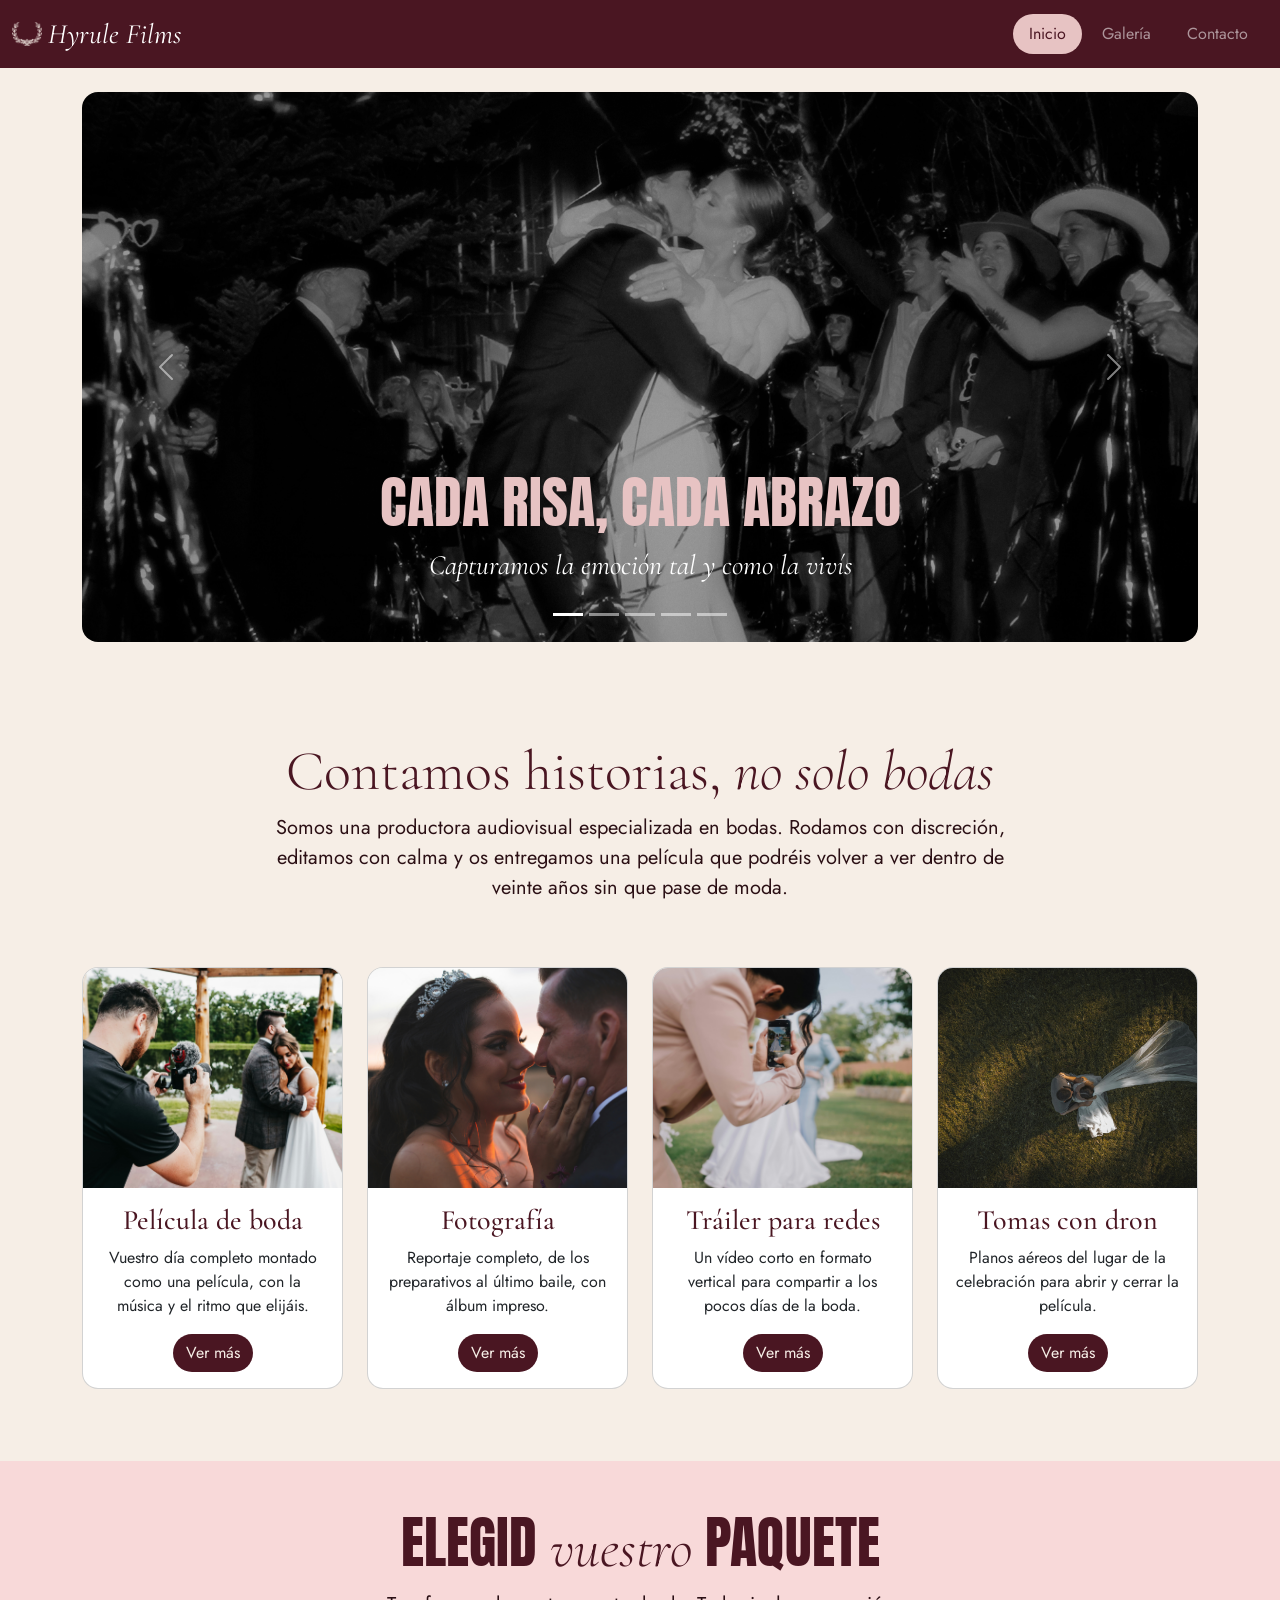
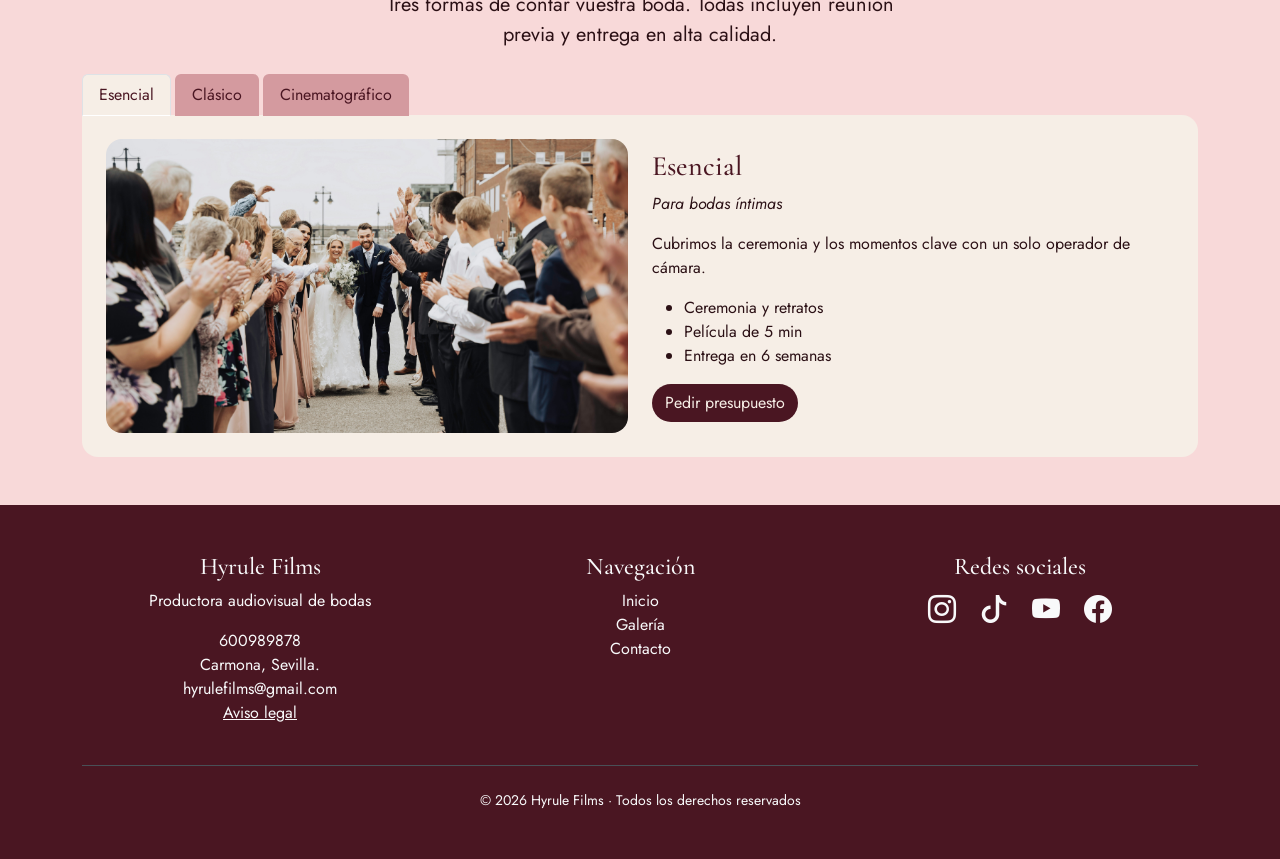
<file: index.html>
<!DOCTYPE html>
<html lang="es">
<head>
    <meta charset="UTF-8">
    <meta name="viewport" content="width=device-width, initial-scale=1.0">
    <title>Hyrule Films | Inicio </title>

    <!-- Google fonts-->
    <link rel="preconnect" href="https://fonts.googleapis.com">
    <link rel="preconnect" href="https://fonts.gstatic.com" crossorigin>
    <link href="https://fonts.googleapis.com/css2?family=Anton&family=Cormorant+Garamond:ital,wght@0,300;0,400;0,500;1,300;1,400;1,500&family=Jost:wght@400;500&display=swap" rel="stylesheet">

    <!-- Bootstrap -->
        <link href="https://cdn.jsdelivr.net/npm/bootstrap@5.3.8/dist/css/bootstrap.min.css" rel="stylesheet" integrity="sha384-sRIl4kxILFvY47J16cr9ZwB07vP4J8+LH7qKQnuqkuIAvNWLzeN8tE5YBujZqJLB" crossorigin="anonymous">

        <link rel="stylesheet" href="https://cdn.jsdelivr.net/npm/bootstrap-icons@1.13.1/font/bootstrap-icons.min.css">

    <!-- CSS (siempre DESPUÉS de Bootstrap) -->
    <link href="css/estilos.css" rel="stylesheet">

</head>
<body>
    <header class="sticky-top">
        <nav class="navbar navbar-expand-lg bg-granate" data-bs-theme="dark">            
            <div class="container-fluid">
                <a class="navbar-brand" href="index.html">
                    <img src="img/Logo_Crema.png" alt="Logo hyrule films" width="30" height="24" class="d-inline-block align-text-top">
                    <span class="marca fst-italic fs-3">Hyrule Films</span>
                </a>
                <button class="navbar-toggler" type="button" data-bs-toggle="collapse" data-bs-target="#navbarSupportedContent" aria-controls="navbarSupportedContent" aria-expanded="false" aria-label="Toggle navigation">
                <span class="navbar-toggler-icon"></span>
                </button>
                <div class="collapse navbar-collapse" id="navbarSupportedContent">
                    <ul class="navbar-nav ms-auto mb-2 mb-lg-0">
                        <li class="nav-item">
                            <a class="nav-link me-1 rounded-pill px-3 active" aria-current="page" href="index.html">Inicio</a>
                        </li>
                        <li class="nav-item">
                            <a class="nav-link me-1 rounded-pill px-3" href="view/galeria.html">Galería</a>
                        </li>
                        <li class="nav-item">
                            <a class="nav-link me-1 rounded-pill px-3" href="view/contacto.html">Contacto</a>
                        </li>
                    </ul>
                </div>
            </div>        
        </nav>
    </header>

    
    <main>
        <!--CARRUSEL-->
    <div class="container mt-4 mb-5 d-none d-lg-block" >
        <div id="carouselExampleCaptions" data-bs-ride="carousel" class="carousel slide carousel-fade rounded-4 overflow-hidden">
        
            <div class="carousel-indicators">
                <button type="button" data-bs-target="#carouselExampleCaptions" data-bs-slide-to="0" class="active" aria-current="true" aria-label="Slide 1"></button>
                <button type="button" data-bs-target="#carouselExampleCaptions" data-bs-slide-to="1" aria-label="Slide 2"></button>
                <button type="button" data-bs-target="#carouselExampleCaptions" data-bs-slide-to="2" aria-label="Slide 3"></button>
                <button type="button" data-bs-target="#carouselExampleCaptions" data-bs-slide-to="3" aria-label="Slide 4"></button>
                <button type="button" data-bs-target="#carouselExampleCaptions" data-bs-slide-to="4" aria-label="Slide 5"></button>
            </div>

            <div class="carousel-inner">
            <div class="carousel-item active">
                <img src="img/Carousel1.jpg" class="d-block w-100 carrusel-img object-fit-cover" alt="Novios beso">
                <div class="carousel-caption d-none d-md-block">
                    <h5 class="carrusel-titulo display-4">Cada risa, cada abrazo</h5>
                    <p class="carrusel-subtitulo fst-italic fs-3">Capturamos la emoción tal y como la vivís</p>
                </div>
                </div>
                <div class="carousel-item">
                <img src="img/Carousel2.jpg" class="d-block w-100 carrusel-img object-fit-cover" alt="Invitadas celebrando con bengalas">
                <div class="carousel-caption d-none d-md-block">
                    <h5 class="carrusel-titulo display-4">Que nadie se pierda la fiesta</h5>
                    <p class="carrusel-subtitulo fst-italic fs-3">Grabamos también a quienes hacen especial vuestro día.</p>
                </div>
                </div>
                <div class="carousel-item">
                <img src="img/Carousel3.jpg" class="d-block w-100 carrusel-img object-fit-cover" alt="Novios vistas">
                <div class="carousel-caption d-none d-md-block">
                    <h5 class="carrusel-titulo display-4">Un día que no termina</h5>
                    <p class="carrusel-subtitulo fst-italic fs-3">Os acompañamos a los rincones más especiales.</p>
                </div>
                </div>
                <div class="carousel-item">
                <img src="img/Carousel4.jpg" class="d-block w-100 carrusel-img object-fit-cover" alt="Novios detalles">
                <div class="carousel-caption d-none d-md-block">
                    <h5 class="carrusel-titulo display-4">Los detalles también cuentan</h5>
                    <p class="carrusel-subtitulo fst-italic fs-3">Cuidamos cada plano como si fuera de cine.</p>
                </div>
                </div>
                <div class="carousel-item">
                <img src="img/Carousel5.jpg" class="d-block w-100 carrusel-img object-fit-cover" alt="Mesa convite">
                <div class="carousel-caption d-none d-md-block">
                    <h5 class="carrusel-titulo display-4">Hasta el último brindis</h5>
                    <p class="carrusel-subtitulo fst-italic fs-3">Del primer «sí, quiero» a la última canción.</p>
                </div>
                </div>
            </div>
            <button class="carousel-control-prev" type="button" data-bs-target="#carouselExampleCaptions" data-bs-slide="prev">
                <span class="carousel-control-prev-icon" aria-hidden="true"></span>
                <span class="visually-hidden">Previous</span>
            </button>
            <button class="carousel-control-next" type="button" data-bs-target="#carouselExampleCaptions" data-bs-slide="next">
                <span class="carousel-control-next-icon" aria-hidden="true"></span>
                <span class="visually-hidden">Next</span>
            </button>
            </div>
        </div>
        
        <!-- SOBRE NOSOTROS -->
        <section class="container text-center py-5">
            <h1 class="titulo-elegante display-4 fw-light ">Contamos historias, <em>no solo bodas</em></h1>
            <p class="col-lg-8 mx-auto fs-5">Somos una productora audiovisual especializada en bodas. Rodamos con discreción, editamos con calma y os entregamos una película que podréis volver a ver dentro de veinte años sin que pase de moda.</p>
        </section>

        <!-- CARDS -->
        <section class="container pb-5">
            <div class="row">
                <div class="col-12 col-lg-3 mb-4">
                    <div class="card h-100 text-center rounded-4 overflow-hidden">
                    <img src="img/Card1.jpg" class="card-foto-top card-foto object-fit-cover" alt="Cámara grabando a los novios">
                    <div class="card-body d-flex flex-column">
                        <h2 class="card-title titulo-elegante fs-3">Película de boda</h2>
                        <p class="card-text">Vuestro día completo montado como una película, con la música y el ritmo que elijáis.</p>
                        <a href="/view/galeria.html" class="btn btn-granate rounded-pill  mt-auto align-self-center">Ver más</a>
                    </div>
                    </div>
                </div>
                <div class="col-12 col-lg-3 mb-4">
                    <div class="card h-100 text-center rounded-4 overflow-hidden" >
                    <img src="img/Card2.jpg" class="card-foto-top card-foto object-fit-cover" alt="Retrato de los novios al atardecer">
                    <div class="card-body d-flex flex-column">
                        <h2 class="card-title titulo-elegante fs-3">Fotografía</h2>
                        <p class="card-text">Reportaje completo, de los preparativos al último baile, con álbum impreso.</p>
                        <a href="/view/galeria.html" class="btn btn-granate rounded-pill  mt-auto align-self-center">Ver más</a>
                    </div>
                    </div>
                </div>
                <div class="col-12 col-lg-3 mb-4">
                    <div class="card h-100 text-center rounded-4 overflow-hidden" >
                    <img src="img/Card3.jpg" class="card-foto-top card-foto object-fit-cover" alt="Fotógrafa grabando a la novia con el móvil">
                    <div class="card-body d-flex flex-column">
                        <h2 class="card-title titulo-elegante fs-3">Tráiler para redes</h2>
                        <p class="card-text">Un vídeo corto en formato vertical para compartir a los pocos días de la boda.</p>
                        <a href="/view/galeria.html" class="btn btn-granate rounded-pill  mt-auto align-self-center">Ver más</a>
                    </div>
                    </div>
                </div>
                <div class="col-12 col-lg-3 mb-4">
                    <div class="card h-100 text-center rounded-4 overflow-hidden" >
                    <img src="img/Card4.jpg" class="card-foto-top card-foto object-fit-cover" alt="Vista aérea de los novios tumbados en el césped">
                    <div class="card-body d-flex flex-column">
                        <h2 class="card-title titulo-elegante fs-3">Tomas con dron</h2>
                        <p class="card-text">Planos aéreos del lugar de la celebración para abrir y cerrar la película.</p>
                        <a href="/view/galeria.html" class="btn btn-granate rounded-pill  mt-auto align-self-center">Ver más</a>
                    </div>
                    </div>
                </div>
            </div>
        </section>

        <!-- PESTAÑAS -->

    <section class="bg-rosa py-5">
        <div class="container">
            <h2 class="titulo-grande display-4 text-center">Elegid <em class="nav-italica">vuestro</em> paquete</h2>
            <p class="col-lg-6 mx-auto text-center fs-5 mb-4">Tres formas de contar vuestra boda. Todas incluyen reunión previa y entrega en alta calidad.</p>
            <ul class="nav nav-tabs border-0" id="myTab" role="tablist">
                <li class="nav-item" role="presentation">
                    <button class="nav-link me-1  active" id="home-tab" data-bs-toggle="tab" data-bs-target="#home-tab-pane" type="button" role="tab" aria-controls="home-tab-pane" aria-selected="true">Esencial</button>
                </li>
                <li class="nav-item" role="presentation">
                    <button class="nav-link me-1 " id="profile-tab" data-bs-toggle="tab" data-bs-target="#profile-tab-pane" type="button" role="tab" aria-controls="profile-tab-pane" aria-selected="false">Clásico</button>
                </li>
                <li class="nav-item" role="presentation">
                    <button class="nav-link me-1 " id="contact-tab" data-bs-toggle="tab" data-bs-target="#contact-tab-pane" type="button" role="tab" aria-controls="contact-tab-pane" aria-selected="false">Cinematográfico</button>
                </li>
            </ul>
            <div class="tab-content bg-crema p-4 rounded-bottom-4 rounded-end-4" id="myTabContent">
                <div class="tab-pane fade show active" id="home-tab-pane" role="tabpanel" aria-labelledby="home-tab" tabindex="0">
                    <div class="row align-items-center">
                        <div class="col-12 col-lg-6">
                            <img src="img/PaqEsencial.jpg" class="img-fluid rounded-4" alt="salida de la iglesia">
                        </div>
                        <div class="col-12 col-lg-6">
                            <h3 class="titulo-elegante">Esencial</h3>
                            <p class="fst-italic">Para bodas íntimas</p>
                            <p>Cubrimos la ceremonia y los momentos clave con un solo operador de cámara.</p>
                            <ul>
                                <li>Ceremonia y retratos</li>
                                <li>Película de 5 min</li>
                                <li>Entrega en 6 semanas</li>
                            </ul>
                            <a href="view/contacto.html" class="btn btn-granate rounded-pill">Pedir presupuesto</a>
                        </div>
                    </div>
                </div>
                <div class="tab-pane fade" id="profile-tab-pane" role="tabpanel" aria-labelledby="profile-tab" tabindex="0">
                    <div class="row align-items-center">
                        <div class="col-12 col-lg-6">
                            <img src="img/PaqClasico.jpg" class="img-fluid rounded-4" alt="novios en el coche de boda">
                        </div>
                        <div class="col-12 col-lg-6">
                            <h3 class="titulo-elegante">Clásico</h3>
                            <p class="fst-italic">El más elegido</p>
                            <p>Dos cámaras durante todo el día.</p>
                            <ul>
                                <li>Preparativos, ceremonia y banquete</li>
                                <li>Película de 15 min</li>
                                <li>Tráiler para redes</li>
                            </ul>
                            <a href="view/contacto.html" class="btn btn-granate rounded-pill">Pedir presupuesto</a>
                        </div>
                    </div>
                </div>
                <div class="tab-pane fade" id="contact-tab-pane" role="tabpanel" aria-labelledby="contact-tab" tabindex="0">
                    <div class="row align-items-center">
                        <div class="col-12 col-lg-6">
                            <img src="img/PaqCinematografico.jpg" class="img-fluid rounded-4" alt="equipo de cine">
                        </div>
                        <div class="col-12 col-lg-6">
                            <h3 class="titulo-elegante">Cinematográfico</h3>
                            <p class="fst-italic">La experiencia completa</p>
                            <p>Equipo completo, dron y sonido profesional para una película de cine.</p>
                            <ul>
                                <li>Todo el día con dos operadores y dron</li>
                                <li>Película de 30 min</li>
                                <li>Fotografía y álbum</li>
                            </ul>
                            <a href="view/contacto.html" class="btn btn-granate rounded-pill">Pedir presupuesto</a>
                        </div>
                    </div>
                </div> 
            </div>
        </div>
    </section>

    </main>

    <footer class="bg-granate text-light py-5" data-bs-theme="dark">
    <div class="container text-center">
        <div class="row">
            <!-- Columna 1:la empresa y el aviso legal -->
            <div class="col-12 col-lg-4">
                <h2 class="marca fs-4">Hyrule Films</h2>
                <p>Productora audiovisual de bodas</p>
                <ul class="list-unstyled">
                    <li>600989878</li>
                    <li>Carmona, Sevilla.</li>
                    <li>hyrulefilms@gmail.com</li>
                    <li><a href="#" class="text-light" data-bs-toggle="modal" data-bs-target="#avisoLegal">Aviso legal</a></li>
                </ul>
            </div>

            <!-- Columna 2:menú de navegación -->
            <div class="col-12 col-lg-4">
                <h2 class="marca fs-4">Navegación</h2>
                <ul class="list-unstyled">
                    <li><a class="nav-link" href="index.html">Inicio</a></li>
                    <li><a class="nav-link" href="/view/galeria.html">Galería</a></li>
                    <li><a class="nav-link" href="/view/contacto.html">Contacto</a></li>
                </ul>
            </div>

            <!-- Columna 3:redes sociales -->
            <div class="col-12 col-lg-4">
                <h2 class="marca fs-4">Redes sociales</h2>
                <a href="https://www.instagram.com" target="_blank" aria-label="Instagram" class="text-light text-decoration-none fs-3 mx-2">
                    <i class="bi bi-instagram"></i>
                </a>
                <a href="https://www.tiktok.com" target="_blank" aria-label="TikTok" class="text-light text-decoration-none fs-3 mx-2">
                    <i class="bi bi-tiktok"></i>
                </a>
                <a href="https://www.youtube.com" target="_blank" aria-label="YouTube" class="text-light text-decoration-none fs-3 mx-2">
                    <i class="bi bi-youtube"></i>
                </a>
                <a href="https://www.facebook.com" target="_blank" aria-label="Facebook" class="text-light text-decoration-none fs-3 mx-2">
                    <i class="bi bi-facebook"></i>
                </a>
            </div>
        </div>

        <!-- Copyright -->
        <p class="border-top pt-4 mt-4 mb-0 small">© 2026 Hyrule Films · Todos los derechos reservados</p>
    </div>
</footer>

<!-- Ventana del aviso legal -->
<div class="modal fade" id="avisoLegal" tabindex="-1" role="dialog" aria-labelledby="avisoLegalLabel" aria-hidden="true">    
    <div class="modal-dialog modal-dialog-centered">
        <div class="modal-content">
            <div class="modal-header">
                <h2 class="modal-title titulo-elegante fs-3" id="avisoLegalLabel">Aviso legal</h2>
                <button type="button" class="btn-close" data-bs-dismiss="modal" aria-label="Cerrar"></button>
            </div>
            <div class="modal-body">
                <p><strong>Titular:</strong> Hyrule Films S.L. · CIF B00000000 · Carmona, Sevilla.</p>
                <p><strong>Contacto:</strong> hyrulefilms@gmail.com · 600 989 878</p>
                <p><strong>Propiedad intelectual:</strong> Los textos, fotografías y vídeos de esta web pertenecen a Hyrule Films o a sus autores, y no pueden reproducirse sin autorización.</p>
                <p><strong>Protección de datos:</strong> Los datos enviados a través del formulario de contacto se usarán solo para responder a vuestra consulta y no se cederán a terceros.</p>
                <p class="small text-body-secondary mb-0">Web creada como trabajo final del curso. Empresa ficticia.</p>
            </div>
            <div class="modal-footer">
                <button type="button" class="btn btn-granate rounded-pill" data-bs-dismiss="modal">Cerrar</button>
            </div>
        </div>
    </div>
</div>

    
    <script src="https://cdn.jsdelivr.net/npm/@popperjs/core@2.11.8/dist/umd/popper.min.js" integrity="sha384-I7E8VVD/ismYTF4hNIPjVp/Zjvgyol6VFvRkX/vR+Vc4jQkC+hVqc2pM8ODewa9r" crossorigin="anonymous"></script>
    <script src="https://cdn.jsdelivr.net/npm/bootstrap@5.3.8/dist/js/bootstrap.min.js" integrity="sha384-G/EV+4j2dNv+tEPo3++6LCgdCROaejBqfUeNjuKAiuXbjrxilcCdDz6ZAVfHWe1Y" crossorigin="anonymous"></script>

</body>
</html>
</file>
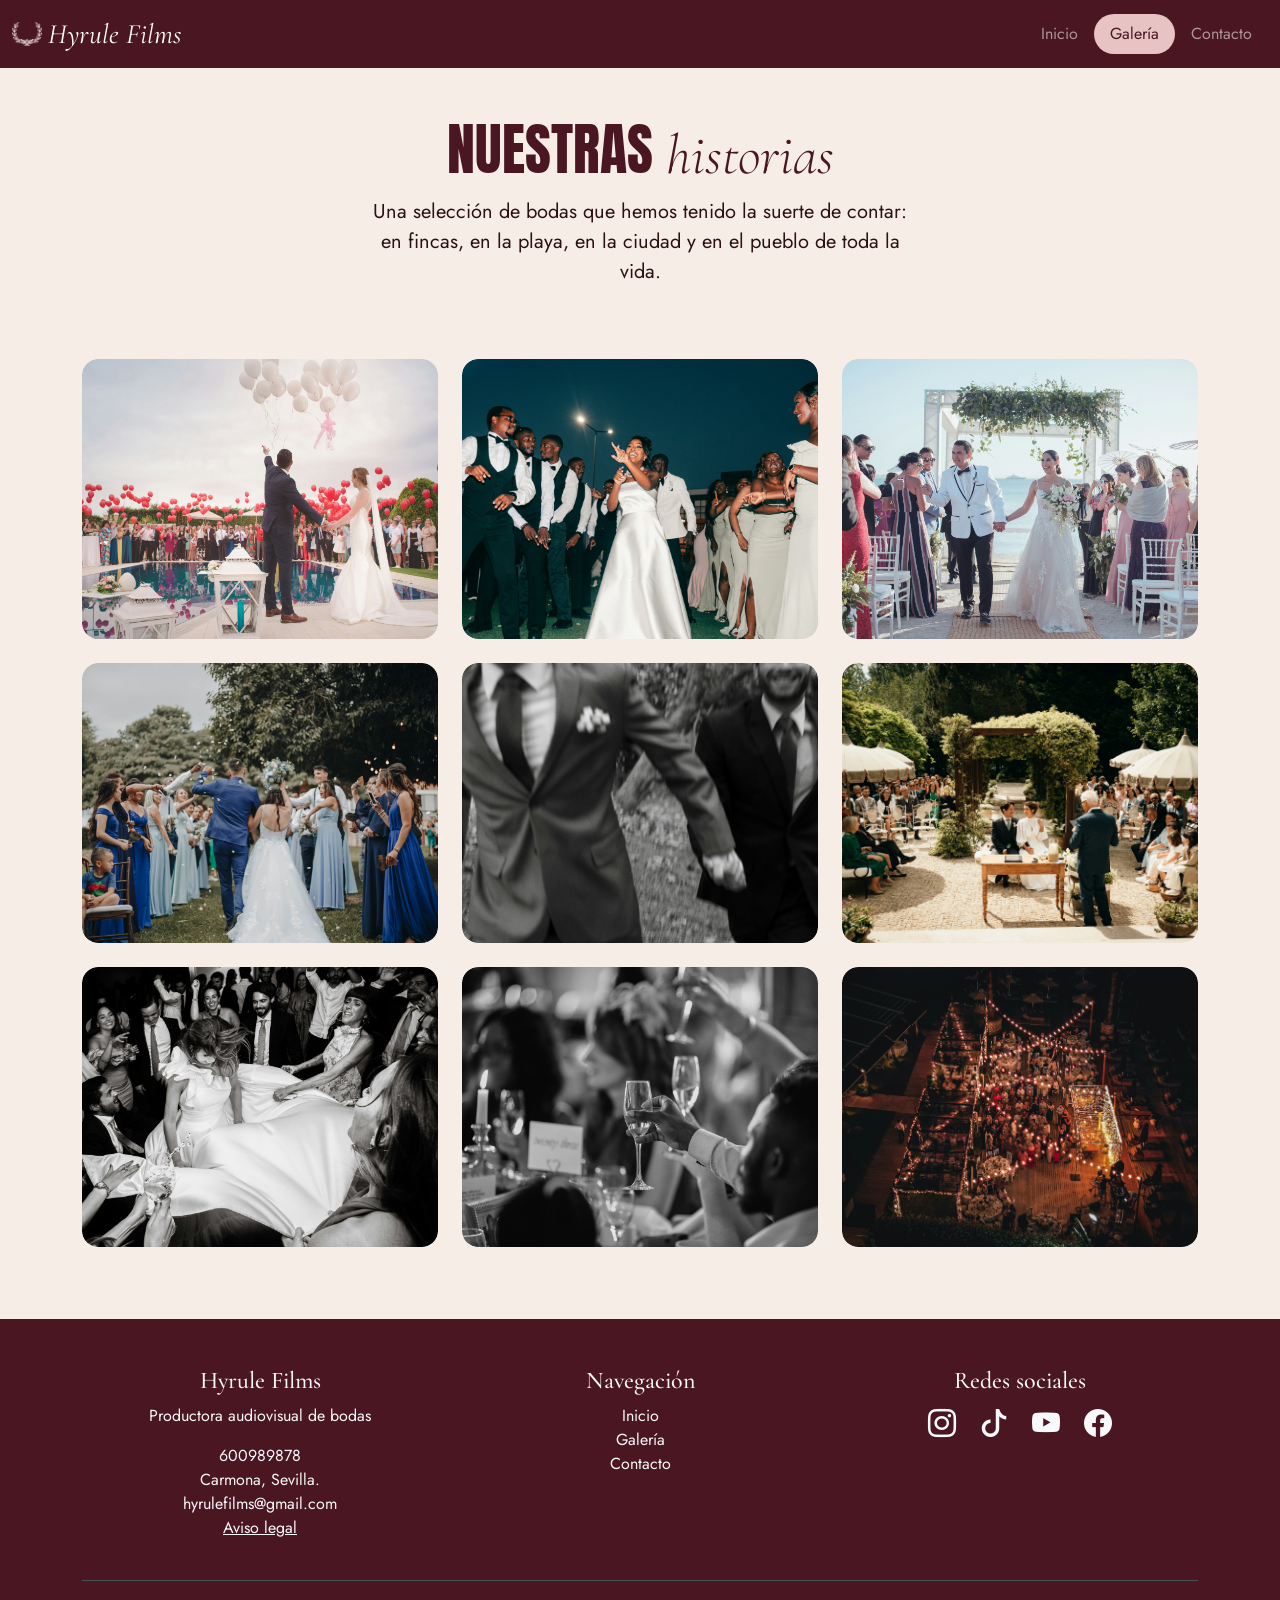
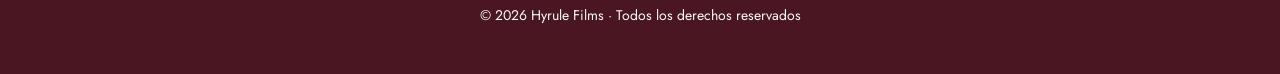
<file: view/galeria.html>
<!DOCTYPE html>
<html lang="es">
<head>
    <meta charset="UTF-8">
    <meta name="viewport" content="width=device-width, initial-scale=1.0">
    <title>Hyrule Films | Galería </title>

    <!-- Google fonts-->
    <link rel="preconnect" href="https://fonts.googleapis.com">
    <link rel="preconnect" href="https://fonts.gstatic.com" crossorigin>
    <link href="https://fonts.googleapis.com/css2?family=Anton&family=Cormorant+Garamond:ital,wght@0,400;0,500;1,400;1,500&family=Jost:wght@400;500&display=swap" rel="stylesheet">

    <!-- Bootstrap -->
        <link href="https://cdn.jsdelivr.net/npm/bootstrap@5.3.8/dist/css/bootstrap.min.css" rel="stylesheet" integrity="sha384-sRIl4kxILFvY47J16cr9ZwB07vP4J8+LH7qKQnuqkuIAvNWLzeN8tE5YBujZqJLB" crossorigin="anonymous">

        <link rel="stylesheet" href="https://cdn.jsdelivr.net/npm/bootstrap-icons@1.13.1/font/bootstrap-icons.min.css">



    <!-- CSS (siempre DESPUÉS de Bootstrap) -->
    <link href="../css/estilos.css" rel="stylesheet">

</head>
<body>
    <header class="sticky-top">
        <nav class="navbar navbar-expand-lg bg-granate" data-bs-theme="dark">            
            <div class="container-fluid">
                <a class="navbar-brand" href="../index.html">
                    <img src="../img/Logo_Crema.png" alt="Logo hyrule films" width="30" height="24" class="d-inline-block align-text-top">
                    <span class="marca fst-italic fs-3">Hyrule Films</span>
                </a>
                <button class="navbar-toggler" type="button" data-bs-toggle="collapse" data-bs-target="#navbarSupportedContent" aria-controls="navbarSupportedContent" aria-expanded="false" aria-label="Abrir menú">
                <span class="navbar-toggler-icon"></span>
                </button>
                <div class="collapse navbar-collapse" id="navbarSupportedContent">
                    <ul class="navbar-nav ms-auto mb-2 mb-lg-0">
                        <li class="nav-item">
                            <a class="nav-link rounded-pill px-3 "  href="../index.html">Inicio</a>
                        </li>
                        <li class="nav-item">
                            <a class="nav-link rounded-pill px-3 active" aria-current="page" href="galeria.html">Galería</a>
                        </li>
                        <li class="nav-item">
                            <a class="nav-link rounded-pill px-3 " href="contacto.html">Contacto</a>
                        </li>
                    </ul>
                </div>
            </div>        
        </nav>
    </header>

    <main>
        <section class="py-5">
            <div class="container">
                <h1 class="titulo-grande display-4 text-center">Nuestras <em class="nav-italica"> historias</em></h1>
                <p class="col-lg-6 mx-auto text-center fs-5 mb-4">Una selección de bodas que hemos tenido la suerte de contar: en fincas, en la playa, en la ciudad y en el pueblo de toda la vida.</p>
            </div>
        </section>

        <div class="container pb-5">
            <div class="row">
                <div class="col-12 col-lg-4 mb-4">
                    <div class="overflow-hidden rounded-4">
                        <img src="../img/galeria/Galeria1.jpg" class="img-fluid rounded-4 galeria-foto w-100 object-fit-cover" alt="Novios lanzando globos"> 
                    </div>
                </div>
                <div class="col-12 col-lg-4 mb-4">
                    <div class="overflow-hidden rounded-4">
                        <img src="../img/galeria/Galeria2.jpg" class="img-fluid rounded-4 galeria-foto w-100 object-fit-cover" alt="Novia cantando">
                    </div>
                </div>
                <div class="col-12 col-lg-4 mb-4">
                    <div class="overflow-hidden rounded-4">
                        <img src="../img/galeria/Galeria3.jpg" class="img-fluid rounded-4 galeria-foto w-100 object-fit-cover" alt="Novios playa">
                    </div>
                </div>
                <div class="col-12 col-lg-4 mb-4">
                    <div class="overflow-hidden rounded-4">
                        <img src="../img/galeria/Galeria4.jpg" class="img-fluid rounded-4 galeria-foto w-100 object-fit-cover" alt="Novios arroz">
                    </div>
                </div>
                <div class="col-12 col-lg-4 mb-4">
                    <div class="overflow-hidden rounded-4">
                        <img src="../img/galeria/Galeria5.jpg" class="img-fluid rounded-4 galeria-foto w-100 object-fit-cover" alt="Novios detalles">
                    </div>
                </div>
                <div class="col-12 col-lg-4 mb-4">
                    <div class="overflow-hidden rounded-4">
                        <img src="../img/galeria/Galeria6.jpg" class="img-fluid rounded-4 galeria-foto w-100 object-fit-cover" alt="Novios si quiero">
                    </div>
                </div>
                <div class="col-12 col-lg-4 mb-4">
                    <div class="overflow-hidden rounded-4">
                        <img src="../img/galeria/Galeria7.jpg" class="img-fluid rounded-4 galeria-foto w-100 object-fit-cover" alt="Novia bailando">
                    </div>
                </div>
                <div class="col-12 col-lg-4 mb-4">
                    <div class="overflow-hidden rounded-4">
                        <img src="../img/galeria/Galeria8.jpg" class="img-fluid rounded-4 galeria-foto w-100 object-fit-cover" alt="Invitados brindando">
                    </div>
                </div>
                <div class="col-12 col-lg-4 mb-4">
                    <div class="overflow-hidden rounded-4">
                        <img src="../img/galeria/Galeria9.jpg" class="img-fluid rounded-4 galeria-foto w-100 object-fit-cover" alt="Ceremonia">
                    </div>
                </div>
            </div>
            
        </div>

    </main>

    <footer class="bg-granate text-light py-5" data-bs-theme="dark">
    <div class="container text-center">
        <div class="row">
            <!-- Columna 1:la empresa y el aviso legal -->
            <div class="col-12 col-lg-4">
                <h2 class="marca fs-4">Hyrule Films</h2>
                <p>Productora audiovisual de bodas</p>
                <ul class="list-unstyled">
                    <li>600989878</li>
                    <li>Carmona, Sevilla.</li>
                    <li>hyrulefilms@gmail.com</li>
                    <li><a href="#" class="text-light" data-bs-toggle="modal" data-bs-target="#avisoLegal">Aviso legal</a></li>
                </ul>
            </div>

            <!-- Columna 2:menú de navegación -->
            <div class="col-12 col-lg-4">
                <h2 class="marca fs-4">Navegación</h2>
                <ul class="list-unstyled">
                    <li><a class="nav-link" href="../index.html">Inicio</a></li>
                    <li><a class="nav-link" href="galeria.html">Galería</a></li>
                    <li><a class="nav-link" href="contacto.html">Contacto</a></li>
                </ul>
            </div>

            <!-- Columna 3:redes sociales -->
            <div class="col-12 col-lg-4">
                <h2 class="marca fs-4">Redes sociales</h2>
                <a href="https://www.instagram.com" target="_blank" aria-label="Instagram" class="text-light text-decoration-none fs-3 mx-2">
                    <i class="bi bi-instagram"></i>
                </a>
                <a href="https://www.tiktok.com" target="_blank" aria-label="TikTok" class="text-light text-decoration-none fs-3 mx-2">
                    <i class="bi bi-tiktok"></i>
                </a>
                <a href="https://www.youtube.com" target="_blank" aria-label="YouTube" class="text-light text-decoration-none fs-3 mx-2">
                    <i class="bi bi-youtube"></i>
                </a>
                <a href="https://www.facebook.com" target="_blank" aria-label="Facebook" class="text-light text-decoration-none fs-3 mx-2">
                    <i class="bi bi-facebook"></i>
                </a>
            </div>
        </div>

        <!-- Copyright -->
        <p class="border-top pt-4 mt-4 mb-0 small">© 2026 Hyrule Films · Todos los derechos reservados</p>
    </div>
</footer>

<!-- Ventana del aviso legal -->
<div class="modal fade" id="avisoLegal" tabindex="-1" role="dialog" aria-labelledby="avisoLegalLabel" aria-hidden="true">
    <div class="modal-dialog modal-dialog-centered">
        <div class="modal-content">
            <div class="modal-header">
                <h2 class="modal-title titulo-elegante fs-3" id="avisoLegalLabel">Aviso legal</h2>
                <button type="button" class="btn-close" data-bs-dismiss="modal" aria-label="Cerrar"></button>
            </div>
            <div class="modal-body">
                <p><strong>Titular:</strong> Hyrule Films S.L. · CIF B00000000 · Carmona, Sevilla.</p>
                <p><strong>Contacto:</strong> hyrulefilms@gmail.com · 600 989 878</p>
                <p><strong>Propiedad intelectual:</strong> Los textos, fotografías y vídeos de esta web pertenecen a Hyrule Films o a sus autores, y no pueden reproducirse sin autorización.</p>
                <p><strong>Protección de datos:</strong> Los datos enviados a través del formulario de contacto se usarán solo para responder a vuestra consulta y no se cederán a terceros.</p>
                <p class="small text-body-secondary mb-0">Web creada como trabajo final del curso. Empresa ficticia.</p>
            </div>
            <div class="modal-footer">
                <button type="button" class="btn btn-granate rounded-pill" data-bs-dismiss="modal">Cerrar</button>
            </div>
        </div>
    </div>
</div>

    <script src="https://cdn.jsdelivr.net/npm/@popperjs/core@2.11.8/dist/umd/popper.min.js" integrity="sha384-I7E8VVD/ismYTF4hNIPjVp/Zjvgyol6VFvRkX/vR+Vc4jQkC+hVqc2pM8ODewa9r" crossorigin="anonymous"></script>
    <script src="https://cdn.jsdelivr.net/npm/bootstrap@5.3.8/dist/js/bootstrap.min.js" integrity="sha384-G/EV+4j2dNv+tEPo3++6LCgdCROaejBqfUeNjuKAiuXbjrxilcCdDz6ZAVfHWe1Y" crossorigin="anonymous"></script>

</body>
</html>
</file>
<file: css/estilos.css>
/* ------------------------
  VARIABLES DE COLOR
  La paleta de la marca. Se usan con var(--nombre).
  Si cambias un color aquí, cambia en toda la web.
  ------------------------ */
:root {
  --granate: #4a1622;
  --rosa-claro: #f8d9d9;
  --rosa: #e7c3c3;
  --rosa-medio: #d49a9f;
  --crema: #f6eee6;
  --beige: #ebddd0;
}


/* ------------------------
  GENERAL
  Fondo, fuente y color de texto de toda la página.
  ------------------------ */
body {
  background-color: var(--crema);
  font-family: "Jost", sans-serif;
  color: #2b1015;
}


/* ------------------------
  FONDOS
  Colores de la marca que Bootstrap no tiene.
  ------------------------ */

/* Fondo granate: barra de navegación y footer */
.bg-granate {
  background-color: var(--granate);
}

/* Fondo rosa: franja de la sección de paquetes */
.bg-rosa {
  background-color: var(--rosa-claro);
}

/* Fondo crema: recuadro del contenido de las pestañas */
.bg-crema {
  background-color: var(--crema);
}


/* ------------------------
  TIPOGRAFÍAS
  Fuentes de Google Fonts para los títulos.
  ------------------------ */

/* Títulos grandes en Anton y mayúsculas (ej: "ELEGID PAQUETE") */
.titulo-grande {
  font-family: "Anton", sans-serif;
  text-transform: uppercase;
  color: var(--granate);
}

/* Títulos elegantes en Cormorant (ej: "Contamos historias", títulos de las cards) */
.titulo-elegante {
  font-family: "Cormorant Garamond", serif;
  color: var(--granate);
}

/* Palabra en cursiva dentro de un título grande (ej: "vuestro") */
.nav-italica {
  font-family: "Cormorant Garamond", serif;
  font-style: italic;
  text-transform: lowercase;
  color: var(--granate);
}

/* Nombre "Hyrule Films" en la barra de navegación */
.marca {
  font-family: "Cormorant Garamond", serif;
}


/* ------------------------
  MENÚ DE NAVEGACIÓN
  ------------------------ */

/* Píldora rosa en la página en la que estás */
.navbar-nav .nav-link.active {
  background-color: var(--rosa);
  color: var(--granate);
}


/* ------------------------
  CARRUSEL
  ------------------------ */

/* Misma altura en todas las fotos, oscurecidas para que el texto se lea */
.carrusel-img {
  height: 550px;
  filter: brightness(0.7);
}

/* Título de cada foto: Anton, mayúsculas y rosa */
.carrusel-titulo {
  font-family: "Anton", sans-serif;
  text-transform: uppercase;
  color: var(--rosa);
}

/* Subtítulo de cada foto: Cormorant (la cursiva la pone Bootstrap con fst-italic) */
.carrusel-subtitulo {
  font-family: "Cormorant Garamond", serif;
}


/* ------------------------
  CARDS
  ------------------------ */

/* Misma altura en las fotos de las 4 cards */
.card-foto {
  height: 220px;
}


/* ------------------------
  BOTONES
  ------------------------ */

/* Botón granate de la marca */
.btn-granate {
  background-color: var(--granate);
  color: var(--crema);
}

/* Al pasar el ratón por encima: cambia a rosa */
.btn-granate:hover {
  background-color: var(--rosa-medio);
  color: var(--granate);
}


/* ------------------------
  PESTAÑAS (sección de paquetes)
  ------------------------ */

/* Pestañas no seleccionadas: rosa oscuro */
.nav-tabs .nav-link {
  background-color: var(--rosa-medio);
  color: var(--granate);
}

/* Pestaña seleccionada: crema, como el recuadro del contenido */
.nav-tabs .nav-link.active {
  background-color: var(--crema);
  color: var(--granate);
}

/* ------------------------
  GALERÍA
  ------------------------ */

/* Misma altura en todas las fotos de la galería */
.galeria-foto {
  height: 280px;
  will-change: transform; /*prepara al navegador para que las fotos se muevan*/
}

/* Misma altura en todas las fotos, y transición suave para el efecto */
.galeria-foto {
  height: 280px;
  transition: transform 0.4s, filter 0.4s;
}

/* Al pasar el ratón: zoom y oscurecido */
.galeria-foto:hover {
  transform: scale(1.1);
  filter: brightness(0.75);
}

/* ------------------------
  Contacto
  ------------------------ */

.cabecera-foto{
  height: 400px;
  filter: brightness(0.6);
}

/* ------------------------
  FORMULARIO
  ------------------------- */

/* Campos con fondo crema y borde rosa */
.form-control {
    background-color: var(--crema);
    border-color: var(--rosa-medio);
}

/* Títulos de los campos en granate y algo más gruesos */
.form-label {
    color: var(--granate);
    font-weight: 500;
}


/* Altura del mapa: sin ella, el mapa mide 0 y no se ve */
#mapa {
    height: 100%;
    min-height: 400px;
}
</file>
